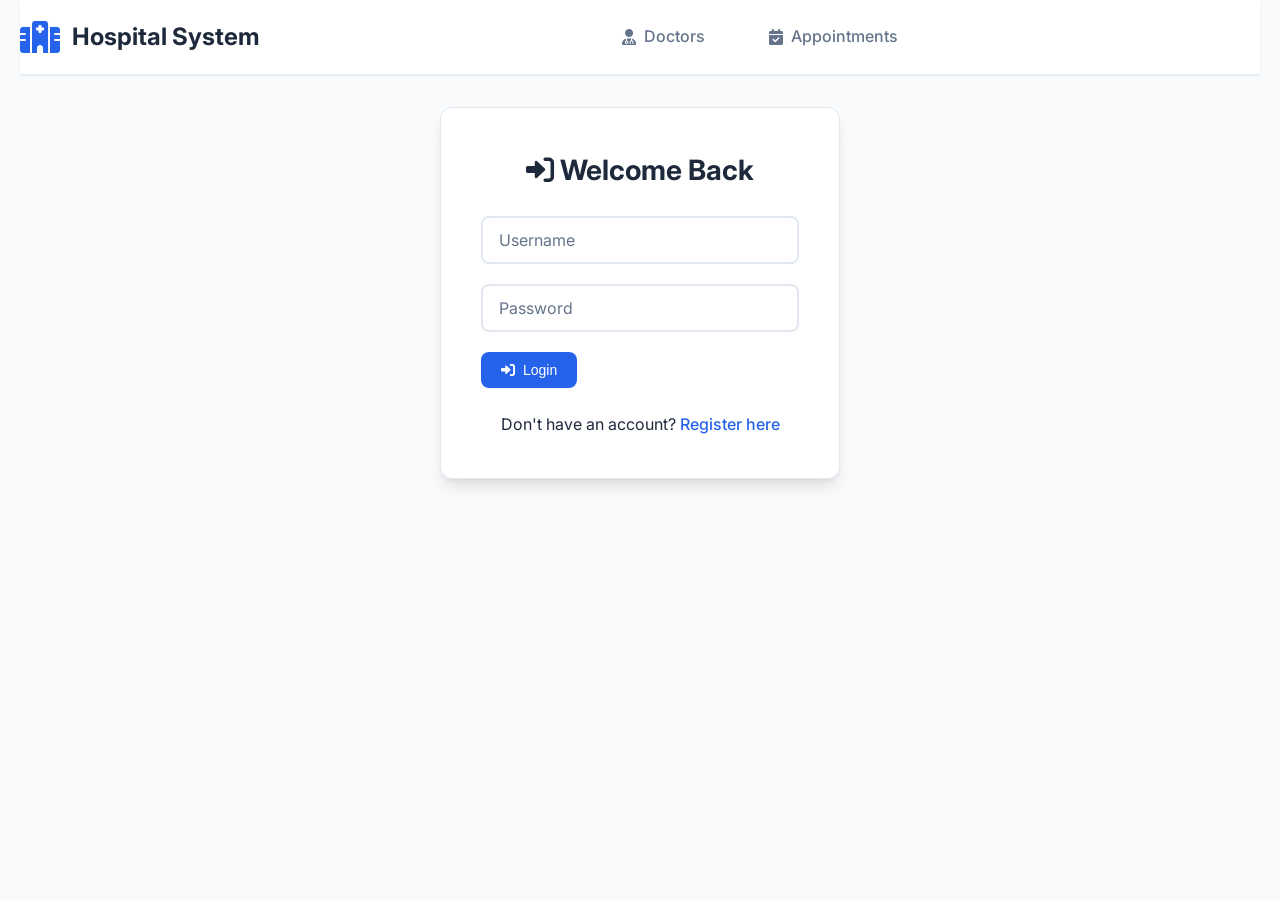
<file: frontend/index.html>
<!DOCTYPE html>
<html lang="en">

<head>
    <meta charset="UTF-8">
    <meta name="viewport" content="width=device-width, initial-scale=1.0">
    <title>Hospital Appointment System</title>
    <link rel="stylesheet" href="style.css">
    <link href="https://fonts.googleapis.com/css2?family=Inter:wght@300;400;500;600;700&display=swap" rel="stylesheet">
    <link href="https://cdnjs.cloudflare.com/ajax/libs/font-awesome/6.0.0/css/all.min.css" rel="stylesheet">
</head>

<body>
    <div class="container">
        <header>
            <div class="header-content">
                <div class="logo">
                    <i class="fas fa-hospital"></i>
                    <h1>Hospital System</h1>
                </div>
                <nav class="main-nav">
                    <a href="#" onclick="showDoctors()" class="nav-link"><i class="fas fa-user-md"></i> Doctors</a>
                    <a href="#" onclick="showAppointments()" class="nav-link"><i class="fas fa-calendar-check"></i> Appointments</a>
                </nav>
                <div id="auth-section" class="auth-section">
                    <button id="logoutBtn" style="display:none;" class="btn btn-secondary">
                        <i class="fas fa-sign-out-alt"></i> Logout
                    </button>
                </div>
            </div>
        </header>

        <div id="login-form" class="form-container">
            <h2><i class="fas fa-sign-in-alt"></i> Welcome Back</h2>
            <div class="form-group">
                <input type="text" id="login-username" placeholder="Username">
            </div>
            <div class="form-group">
                <input type="password" id="login-password" placeholder="Password">
            </div>
            <button onclick="login()" class="btn btn-primary">
                <i class="fas fa-sign-in-alt"></i> Login
            </button>
            <div class="form-links">
                <p>Don't have an account? <a href="#" onclick="showRegister()">Register here</a></p>
            </div>
        </div>

        <div id="register-form" class="form-container" style="display:none;">
            <h2><i class="fas fa-user-plus"></i> Create Account</h2>
            <div class="form-group">
                <input type="text" id="reg-username" placeholder="Choose a username">
            </div>
            <div class="form-group">
                <input type="email" id="reg-email" placeholder="Email">
            </div>
            <div class="form-group">
                <input type="password" id="reg-password" placeholder="Password">
            </div>
            <button onclick="register()" class="btn btn-success">
                <i class="fas fa-user-plus"></i> Register
            </button>
            <div class="form-links">
                <p>Already have an account? <a href="#" onclick="showLogin()">Login here</a></p>
            </div>
        </div>

        <div id="app-content" style="display:none;">
            <div class="app-layout">
                <div class="sidebar">
                    <h3><i class="fas fa-bars"></i> Menu</h3>
                    <button onclick="showDoctors()" class="menu-btn">
                        <i class="fas fa-user-md"></i> Doctors
                    </button>
                    <button onclick="showAppointments()" class="menu-btn">
                        <i class="fas fa-calendar-check"></i> My Appointments
                    </button>
                    <div id="doctor-menu" class="admin-menu" style="display:none;">
                        <h4>Doctor Panel</h4>
                        <button onclick="showDoctorSchedule()" class="menu-btn">
                            <i class="fas fa-clock"></i> My Schedule
                        </button>
                    </div>
                    <div id="admin-menu" class="admin-menu" style="display:none;">
                        <h4>Admin Panel</h4>
                        <button onclick="showAddDoctor()" class="menu-btn">
                            <i class="fas fa-plus"></i> Add Doctor
                        </button>
                        <button onclick="showAddPatient()" class="menu-btn">
                            <i class="fas fa-plus"></i> Add Patient
                        </button>
                        <button onclick="showAllAppointments()" class="menu-btn">
                            <i class="fas fa-list"></i> All Appointments
                        </button>
                    </div>
                </div>
                <div class="content" id="content-area">
                    <div id="doctors-list"></div>
                </div>
            </div>
        </div>
    </div>

    <div id="toast-container" class="toast-container"></div>

    <script src="app.js"></script>
</body>

</html>
</file>
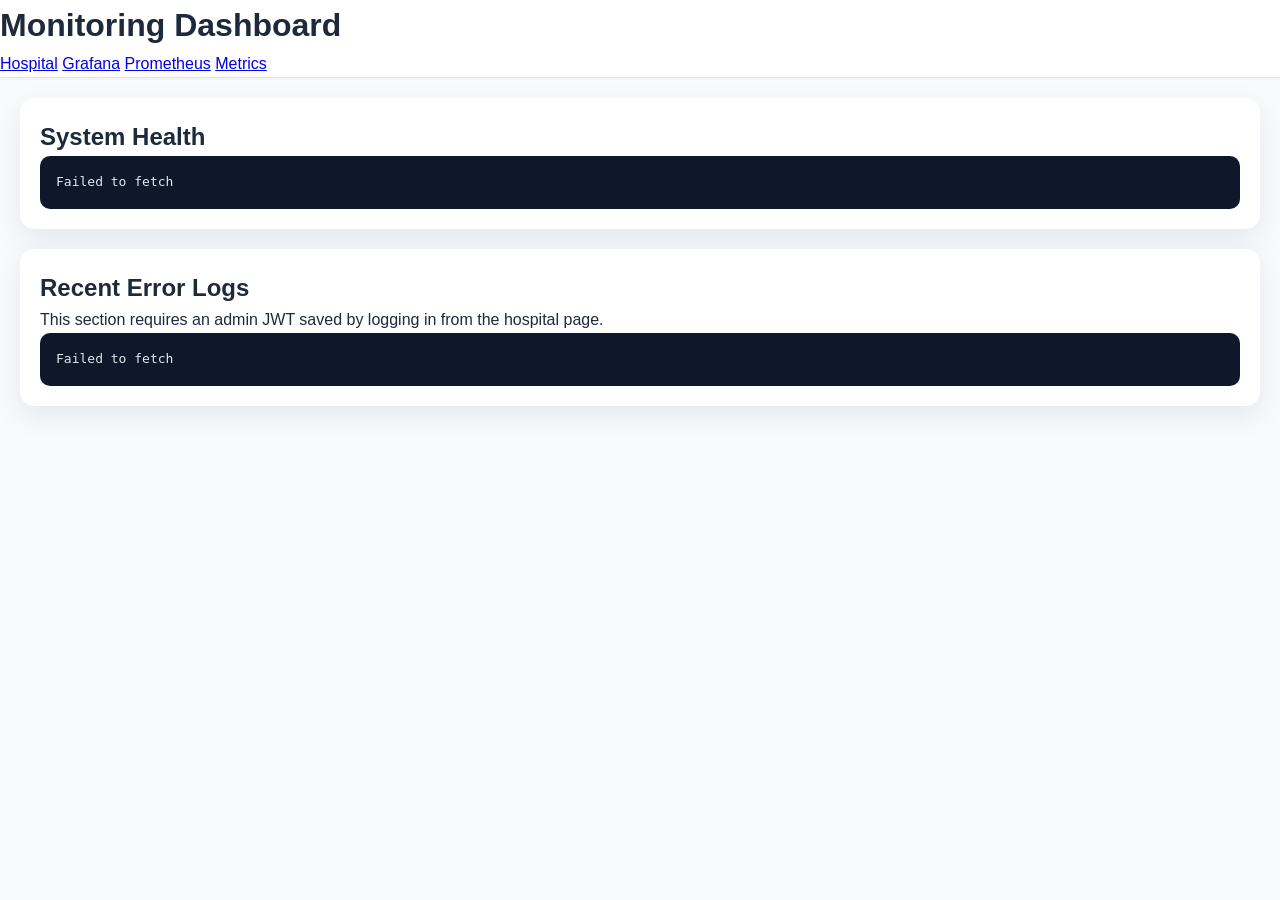
<file: frontend/monitoring.html>
<!DOCTYPE html>
<html lang="en">
<head>
  <meta charset="UTF-8" />
  <meta name="viewport" content="width=device-width, initial-scale=1.0" />
  <title>Hospital Monitoring</title>
  <link rel="stylesheet" href="style.css" />
</head>
<body>
  <header>
    <h1>Monitoring Dashboard</h1>
    <nav>
      <a href="index.html">Hospital</a>
      <a href="http://localhost:3000" target="_blank">Grafana</a>
      <a href="http://localhost:9090" target="_blank">Prometheus</a>
      <a href="http://localhost:8000/metrics" target="_blank">Metrics</a>
    </nav>
  </header>

  <main class="container">
    <section class="panel">
      <h2>System Health</h2>
      <pre id="health">Loading...</pre>
    </section>

    <section class="panel">
      <h2>Recent Error Logs</h2>
      <p>This section requires an admin JWT saved by logging in from the hospital page.</p>
      <pre id="errors">Loading...</pre>
    </section>
  </main>

  <script>
    const token = localStorage.getItem('token');
    const headers = token ? { Authorization: `Bearer ${token}` } : {};

    async function loadDashboard() {
      try {
        const health = await fetch('http://localhost:8000/monitoring/health');
        document.getElementById('health').textContent = JSON.stringify(await health.json(), null, 2);
      } catch (error) {
        document.getElementById('health').textContent = error.message;
      }

      try {
        const errors = await fetch('http://localhost:8000/monitoring/recent-errors', { headers });
        const body = await errors.json();
        document.getElementById('errors').textContent = JSON.stringify(body, null, 2);
      } catch (error) {
        document.getElementById('errors').textContent = error.message;
      }
    }

    loadDashboard();
  </script>
</body>
</html>
</file>
<file: frontend/style.css>
/* Reset and Base Styles */
* {
    margin: 0;
    padding: 0;
    box-sizing: border-box;
}

:root {
    --primary-color: #2563eb;
    --primary-dark: #1d4ed8;
    --secondary-color: #64748b;
    --success-color: #10b981;
    --warning-color: #f59e0b;
    --danger-color: #ef4444;
    --background-color: #f8fafc;
    --surface-color: #ffffff;
    --text-primary: #1e293b;
    --text-secondary: #64748b;
    --border-color: #e2e8f0;
    --shadow-sm: 0 1px 2px 0 rgb(0 0 0 / 0.05);
    --shadow-md: 0 4px 6px -1px rgb(0 0 0 / 0.1), 0 2px 4px -2px rgb(0 0 0 / 0.1);
    --shadow-lg: 0 10px 15px -3px rgb(0 0 0 / 0.1), 0 4px 6px -4px rgb(0 0 0 / 0.1);
    --border-radius: 8px;
    --border-radius-lg: 12px;
}

body {
    font-family: 'Inter', -apple-system, BlinkMacSystemFont, 'Segoe UI', Roboto, sans-serif;
    background: var(--background-color);
    color: var(--text-primary);
    line-height: 1.6;
}

/* Layout */
.container {
    max-width: 1400px;
    margin: 0 auto;
    padding: 0 20px;
}

/* Header */
header {
    background: var(--surface-color);
    border-bottom: 1px solid var(--border-color);
    box-shadow: var(--shadow-sm);
    position: sticky;
    top: 0;
    z-index: 100;
}

.header-content {
    display: flex;
    justify-content: space-between;
    align-items: center;
    padding: 1rem 0;
    max-width: 1400px;
    margin: 0 auto;
}

.logo {
    display: flex;
    align-items: center;
    gap: 12px;
}

.logo i {
    font-size: 2rem;
    color: var(--primary-color);
}

.logo h1 {
    font-size: 1.5rem;
    font-weight: 700;
    color: var(--text-primary);
}

.main-nav {
    display: flex;
    gap: 2rem;
}

.nav-link {
    display: flex;
    align-items: center;
    gap: 8px;
    text-decoration: none;
    color: var(--text-secondary);
    font-weight: 500;
    padding: 8px 16px;
    border-radius: var(--border-radius);
    transition: all 0.2s ease;
}

.nav-link:hover {
    color: var(--primary-color);
    background: rgba(37, 99, 235, 0.1);
}

.auth-section {
    display: flex;
    align-items: center;
    gap: 12px;
}

/* Buttons */
.btn {
    display: inline-flex;
    align-items: center;
    gap: 8px;
    padding: 10px 20px;
    border: none;
    border-radius: var(--border-radius);
    font-weight: 500;
    font-size: 14px;
    cursor: pointer;
    transition: all 0.2s ease;
    text-decoration: none;
}

.btn-primary {
    background: var(--primary-color);
    color: white;
}

.btn-primary:hover {
    background: var(--primary-dark);
    transform: translateY(-1px);
    box-shadow: var(--shadow-md);
}

.btn-secondary {
    background: var(--secondary-color);
    color: white;
}

.btn-secondary:hover {
    background: #475569;
    transform: translateY(-1px);
    box-shadow: var(--shadow-md);
}

.btn-success {
    background: var(--success-color);
    color: white;
}

.btn-success:hover {
    background: #059669;
    transform: translateY(-1px);
    box-shadow: var(--shadow-md);
}

.btn-outline {
    background: transparent;
    border: 2px solid var(--primary-color);
    color: var(--primary-color);
}

.btn-outline:hover {
    background: var(--primary-color);
    color: white;
}

/* Forms */
.form-container {
    background: var(--surface-color);
    padding: 2.5rem;
    border-radius: var(--border-radius-lg);
    max-width: 400px;
    margin: 2rem auto;
    box-shadow: var(--shadow-lg);
    border: 1px solid var(--border-color);
}

.form-container h2 {
    font-size: 1.75rem;
    font-weight: 700;
    color: var(--text-primary);
    margin-bottom: 1.5rem;
    text-align: center;
}

.form-group {
    margin-bottom: 1.25rem;
}

.form-container input,
.form-container select,
.form-container textarea {
    width: 100%;
    padding: 12px 16px;
    border: 2px solid var(--border-color);
    border-radius: var(--border-radius);
    font-size: 16px;
    font-family: inherit;
    transition: all 0.2s ease;
    background: var(--surface-color);
}

.form-container input:focus,
.form-container select:focus,
.form-container textarea:focus {
    outline: none;
    border-color: var(--primary-color);
    box-shadow: 0 0 0 3px rgba(37, 99, 235, 0.1);
}

.form-container input::placeholder {
    color: var(--text-secondary);
}

.form-links {
    text-align: center;
    margin-top: 1.5rem;
}

.form-links a {
    color: var(--primary-color);
    text-decoration: none;
    font-weight: 500;
}

.form-links a:hover {
    text-decoration: underline;
}

/* Main App Layout */
.app-layout {
    display: grid;
    grid-template-columns: 280px 1fr;
    gap: 2rem;
    margin-top: 2rem;
}

.sidebar {
    background: var(--surface-color);
    border-radius: var(--border-radius-lg);
    padding: 1.5rem;
    box-shadow: var(--shadow-md);
    border: 1px solid var(--border-color);
    height: fit-content;
    position: sticky;
    top: 100px;
}

.sidebar h3 {
    font-size: 1.25rem;
    font-weight: 600;
    color: var(--text-primary);
    margin-bottom: 1rem;
    display: flex;
    align-items: center;
    gap: 8px;
}

.sidebar h3 i {
    color: var(--primary-color);
}

.menu-btn {
    display: flex;
    align-items: center;
    gap: 10px;
    width: 100%;
    padding: 12px 16px;
    background: transparent;
    border: none;
    border-radius: var(--border-radius);
    text-align: left;
    font-size: 14px;
    font-weight: 500;
    color: var(--text-primary);
    cursor: pointer;
    transition: all 0.2s ease;
    margin-bottom: 4px;
}

.menu-btn:hover {
    background: rgba(37, 99, 235, 0.1);
    color: var(--primary-color);
}

.menu-btn.active {
    background: var(--primary-color);
    color: white;
}

.admin-menu {
    margin-top: 1.5rem;
    padding-top: 1.5rem;
    border-top: 1px solid var(--border-color);
}

.admin-menu h4 {
    font-size: 1rem;
    font-weight: 600;
    color: var(--text-secondary);
    margin-bottom: 0.75rem;
    text-transform: uppercase;
    letter-spacing: 0.5px;
}

.content {
    background: var(--surface-color);
    border-radius: var(--border-radius-lg);
    padding: 2rem;
    box-shadow: var(--shadow-md);
    border: 1px solid var(--border-color);
    min-height: 600px;
}

/* Products Grid */
.products-grid {
    display: grid;
    grid-template-columns: repeat(auto-fill, minmax(300px, 1fr));
    gap: 1.5rem;
    margin-top: 1.5rem;
}

.product-card {
    background: var(--surface-color);
    border: 1px solid var(--border-color);
    border-radius: var(--border-radius-lg);
    overflow: hidden;
    transition: all 0.3s ease;
    box-shadow: var(--shadow-sm);
}

.product-card:hover {
    transform: translateY(-4px);
    box-shadow: var(--shadow-lg);
    border-color: var(--primary-color);
}

.product-image {
    width: 100%;
    height: 200px;
    background: linear-gradient(135deg, #f1f5f9 0%, #e2e8f0 100%);
    display: flex;
    align-items: center;
    justify-content: center;
    color: var(--text-secondary);
    font-size: 3rem;
}

.product-info {
    padding: 1.25rem;
}

.product-card h3 {
    font-size: 1.125rem;
    font-weight: 600;
    color: var(--text-primary);
    margin-bottom: 0.5rem;
    line-height: 1.4;
}

.product-description {
    color: var(--text-secondary);
    font-size: 14px;
    margin-bottom: 1rem;
    line-height: 1.5;
}

.product-price {
    font-size: 1.25rem;
    font-weight: 700;
    color: var(--success-color);
    margin-bottom: 1rem;
}

.product-actions {
    display: flex;
    gap: 8px;
}

/* Cart and Orders */
.cart-item,
.order-item {
    display: flex;
    align-items: center;
    gap: 1rem;
    padding: 1rem;
    border: 1px solid var(--border-color);
    border-radius: var(--border-radius);
    margin-bottom: 1rem;
    background: var(--surface-color);
}

.cart-item img,
.order-item img {
    width: 80px;
    height: 80px;
    object-fit: cover;
    border-radius: var(--border-radius);
}

.item-info {
    flex: 1;
}

.item-info h4 {
    font-weight: 600;
    margin-bottom: 4px;
}

.item-info p {
    color: var(--text-secondary);
    font-size: 14px;
}

.item-price {
    font-weight: 600;
    color: var(--success-color);
}

.item-actions {
    display: flex;
    flex-direction: column;
    gap: 8px;
}

/* Status Badges */
.status-badge {
    display: inline-flex;
    align-items: center;
    gap: 6px;
    padding: 4px 12px;
    border-radius: 20px;
    font-size: 12px;
    font-weight: 500;
    text-transform: uppercase;
    letter-spacing: 0.5px;
}

.status-pending {
    background: rgba(245, 158, 11, 0.1);
    color: var(--warning-color);
}

.status-completed {
    background: rgba(16, 185, 129, 0.1);
    color: var(--success-color);
}

.status-cancelled {
    background: rgba(239, 68, 68, 0.1);
    color: var(--danger-color);
}

/* Loading and Empty States */
.loading {
    display: flex;
    flex-direction: column;
    align-items: center;
    justify-content: center;
    padding: 3rem;
    color: var(--text-secondary);
}

.loading i {
    font-size: 3rem;
    margin-bottom: 1rem;
    animation: spin 1s linear infinite;
}

@keyframes spin {
    from { transform: rotate(0deg); }
    to { transform: rotate(360deg); }
}

.empty-state {
    text-align: center;
    padding: 3rem;
    color: var(--text-secondary);
}

.empty-state i {
    font-size: 4rem;
    margin-bottom: 1rem;
    opacity: 0.5;
}

/* Responsive Design */
@media (max-width: 768px) {
    .header-content {
        flex-direction: column;
        gap: 1rem;
    }

    .main-nav {
        flex-wrap: wrap;
        justify-content: center;
    }

    .app-layout {
        grid-template-columns: 1fr;
        gap: 1rem;
    }

    .sidebar {
        position: static;
    }

    .products-grid {
        grid-template-columns: 1fr;
    }

    .form-container {
        margin: 1rem;
        padding: 1.5rem;
    }
}

@media (max-width: 480px) {
    .container {
        padding: 0 10px;
    }

    .header-content {
        padding: 1rem 0;
    }

    .logo h1 {
        font-size: 1.25rem;
    }

    .main-nav {
        gap: 1rem;
    }

    .nav-link {
        padding: 6px 12px;
        font-size: 14px;
    }
}
}

.total {
    font-size: 20px;
    font-weight: bold;
    margin-top: 20px;
    text-align: right;
}

.order-card {
    border: 1px solid #ddd;
    padding: 15px;
    margin: 10px 0;
}

/* Toast Notifications */
.toast-container {
    position: fixed;
    top: 20px;
    right: 20px;
    z-index: 1000;
    pointer-events: none;
}

.toast {
    background: var(--surface-color);
    border: 1px solid var(--border-color);
    border-radius: var(--border-radius);
    padding: 1rem 1.5rem;
    margin-bottom: 0.5rem;
    box-shadow: var(--shadow-lg);
    display: flex;
    align-items: center;
    gap: 0.75rem;
    min-width: 300px;
    max-width: 500px;
    pointer-events: auto;
    transform: translateX(100%);
    opacity: 0;
    transition: all 0.3s ease-in-out;
    font-weight: 500;
}

.toast.show {
    transform: translateX(0);
    opacity: 1;
}

.toast.success {
    border-color: var(--success-color);
    background: linear-gradient(135deg, #f0fdf4 0%, #ffffff 100%);
}

.toast.success::before {
    content: '✓';
    color: var(--success-color);
    font-size: 1.25rem;
    font-weight: bold;
}

.toast.error {
    border-color: var(--danger-color);
    background: linear-gradient(135deg, #fef2f2 0%, #ffffff 100%);
}

.toast.error::before {
    content: '✕';
    color: var(--danger-color);
    font-size: 1.25rem;
    font-weight: bold;
}

.toast.warning {
    border-color: var(--warning-color);
    background: linear-gradient(135deg, #fffbeb 0%, #ffffff 100%);
}

.toast.warning::before {
    content: '⚠';
    color: var(--warning-color);
    font-size: 1.25rem;
    font-weight: bold;
}

.toast.info {
    border-color: var(--primary-color);
    background: linear-gradient(135deg, #eff6ff 0%, #ffffff 100%);
}

.toast.info::before {
    content: 'ℹ';
    color: var(--primary-color);
    font-size: 1.25rem;
    font-weight: bold;
}

.toast-message {
    flex: 1;
    color: var(--text-primary);
}

.toast-close {
    background: none;
    border: none;
    color: var(--text-secondary);
    cursor: pointer;
    font-size: 1.25rem;
    padding: 0;
    width: 24px;
    height: 24px;
    display: flex;
    align-items: center;
    justify-content: center;
    border-radius: 4px;
    transition: all 0.2s ease;
}

.toast-close:hover {
    background: var(--background-color);
    color: var(--text-primary);
}

.secondary {
    background: #6c757d;
}

.secondary:hover {
    background: #545b62;
}

.admin-form {
    background: #f8f9fa;
    border: 1px solid #ddd;
    border-radius: 5px;
    padding: 15px;
    margin: 15px 0;
}

.admin-form input,
.admin-form textarea,
.admin-form select {
    width: 100%;
    padding: 10px;
    margin: 8px 0;
    border: 1px solid #ddd;
    border-radius: 3px;
}

.inline-form {
    display: grid;
    grid-template-columns: 1fr 1fr auto;
    gap: 10px;
    align-items: center;
}

.inline-form input {
    margin: 0;
}

table {
    width: 100%;
    border-collapse: collapse;
    margin-top: 15px;
}

th, td {
    border: 1px solid #ddd;
    padding: 10px;
    text-align: left;
}

th {
    background: #f8f9fa;
}

@media (max-width: 768px) {
    .sidebar {
        float: none;
        width: 100%;
        margin-bottom: 20px;
    }

    .content {
        margin-left: 0;
    }

    .inline-form {
        grid-template-columns: 1fr;
    }
}

.panel {
    background: #ffffff;
    border-radius: 14px;
    box-shadow: 0 10px 30px rgba(15, 23, 42, 0.08);
    margin: 20px 0;
    padding: 20px;
}

.panel pre {
    background: #0f172a;
    color: #e2e8f0;
    border-radius: 10px;
    overflow-x: auto;
    padding: 16px;
    white-space: pre-wrap;
}
</file>
